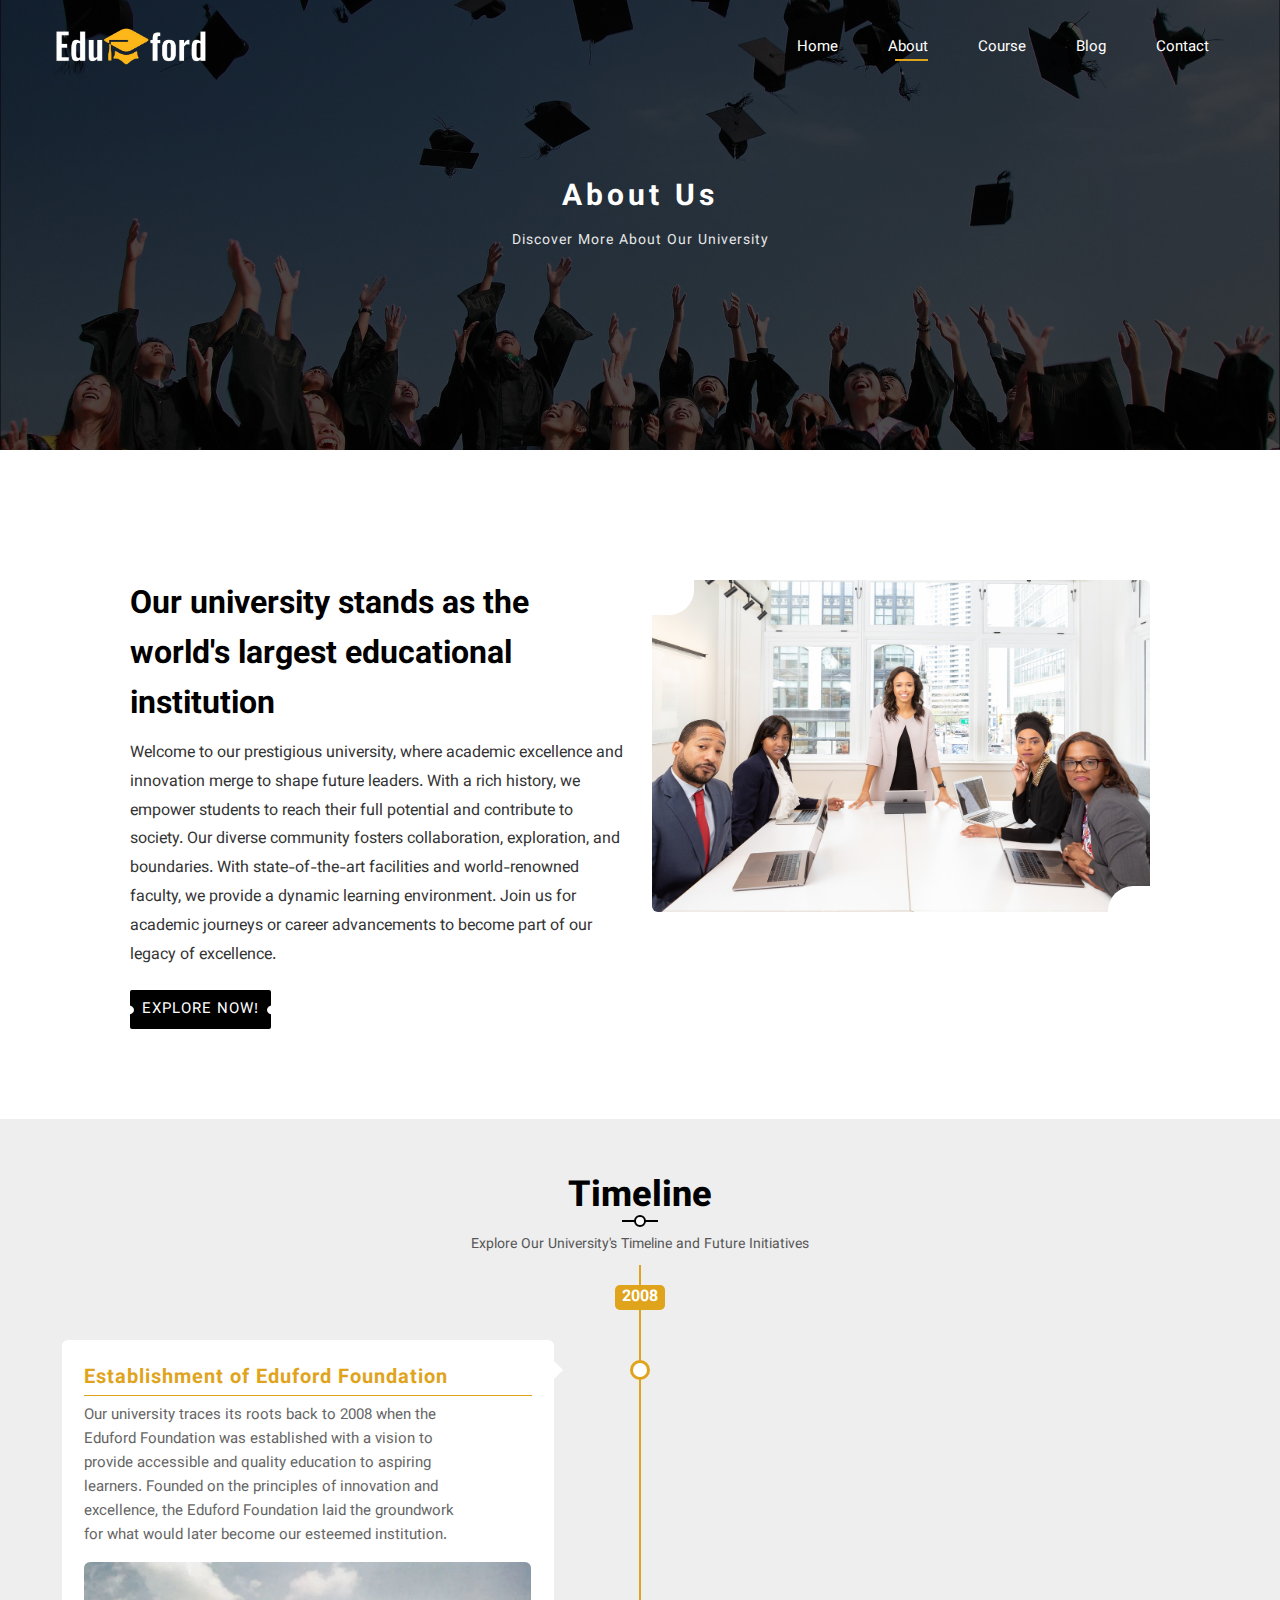
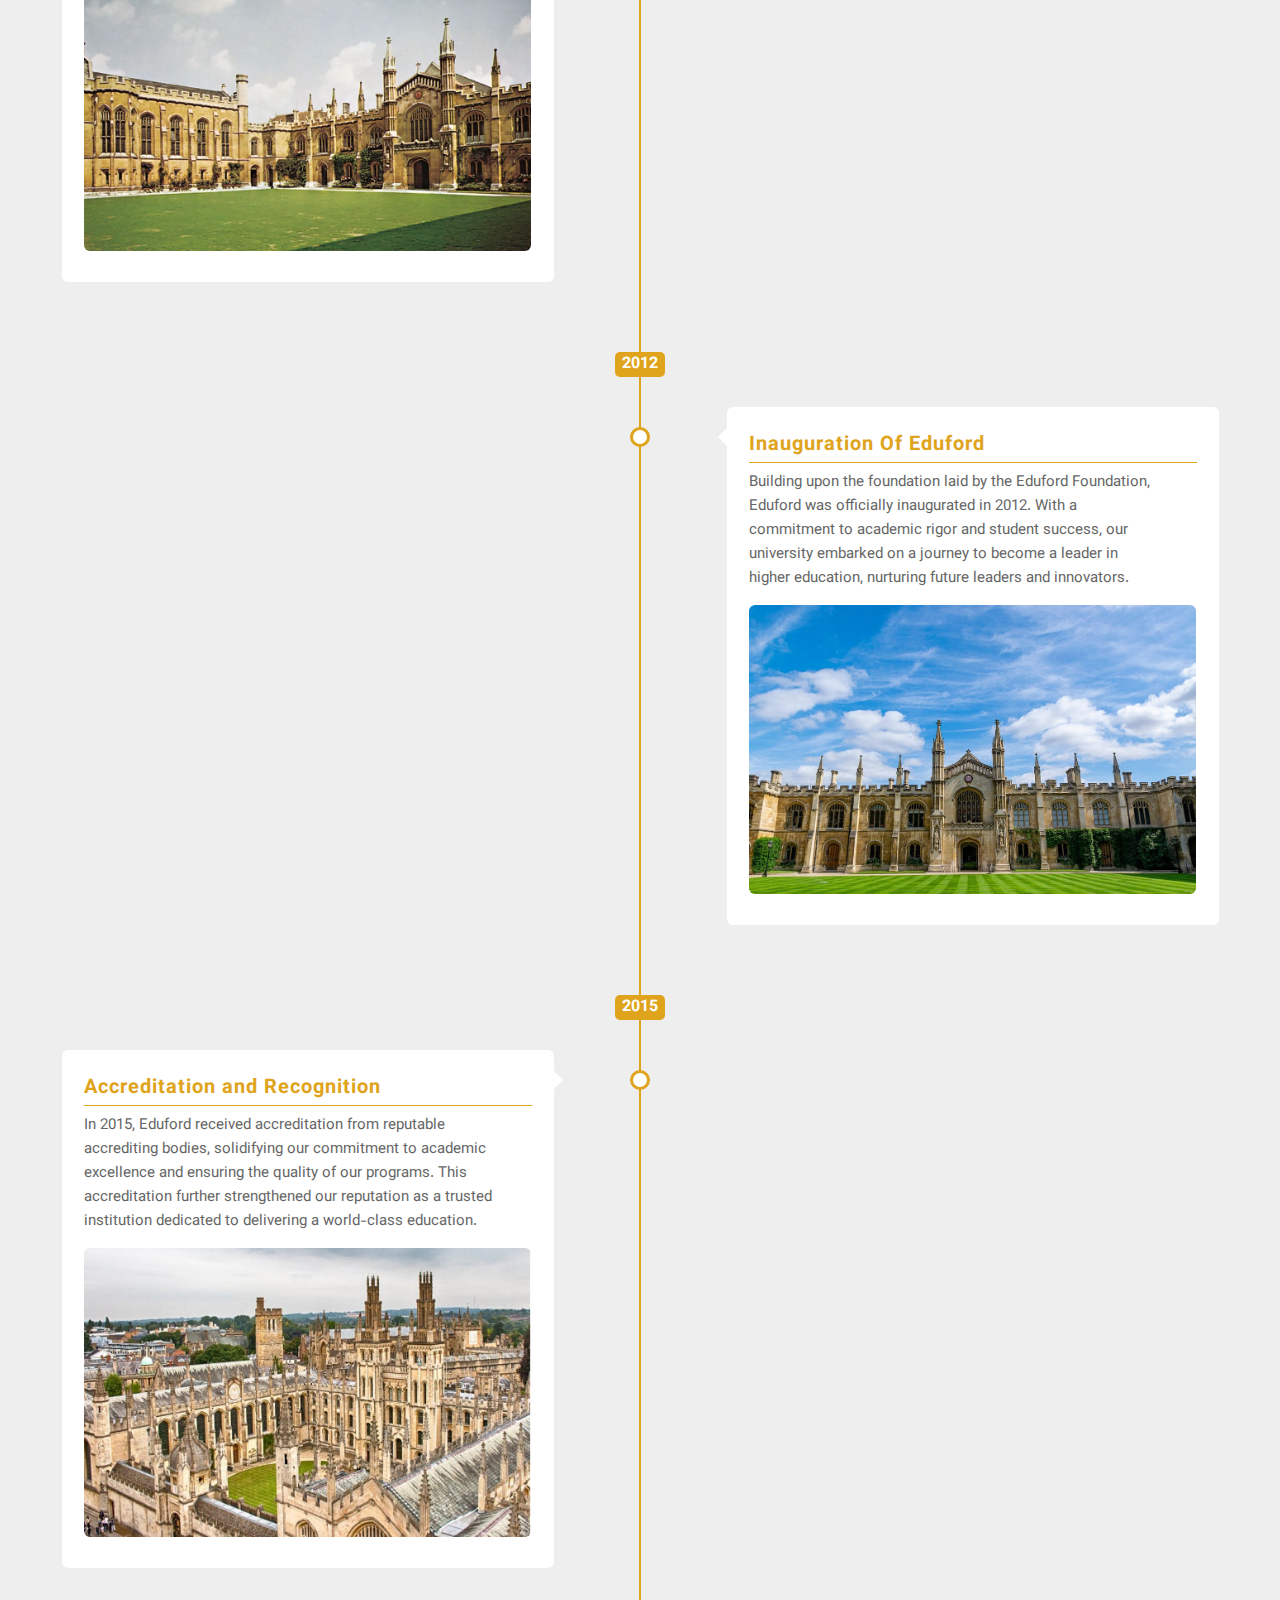
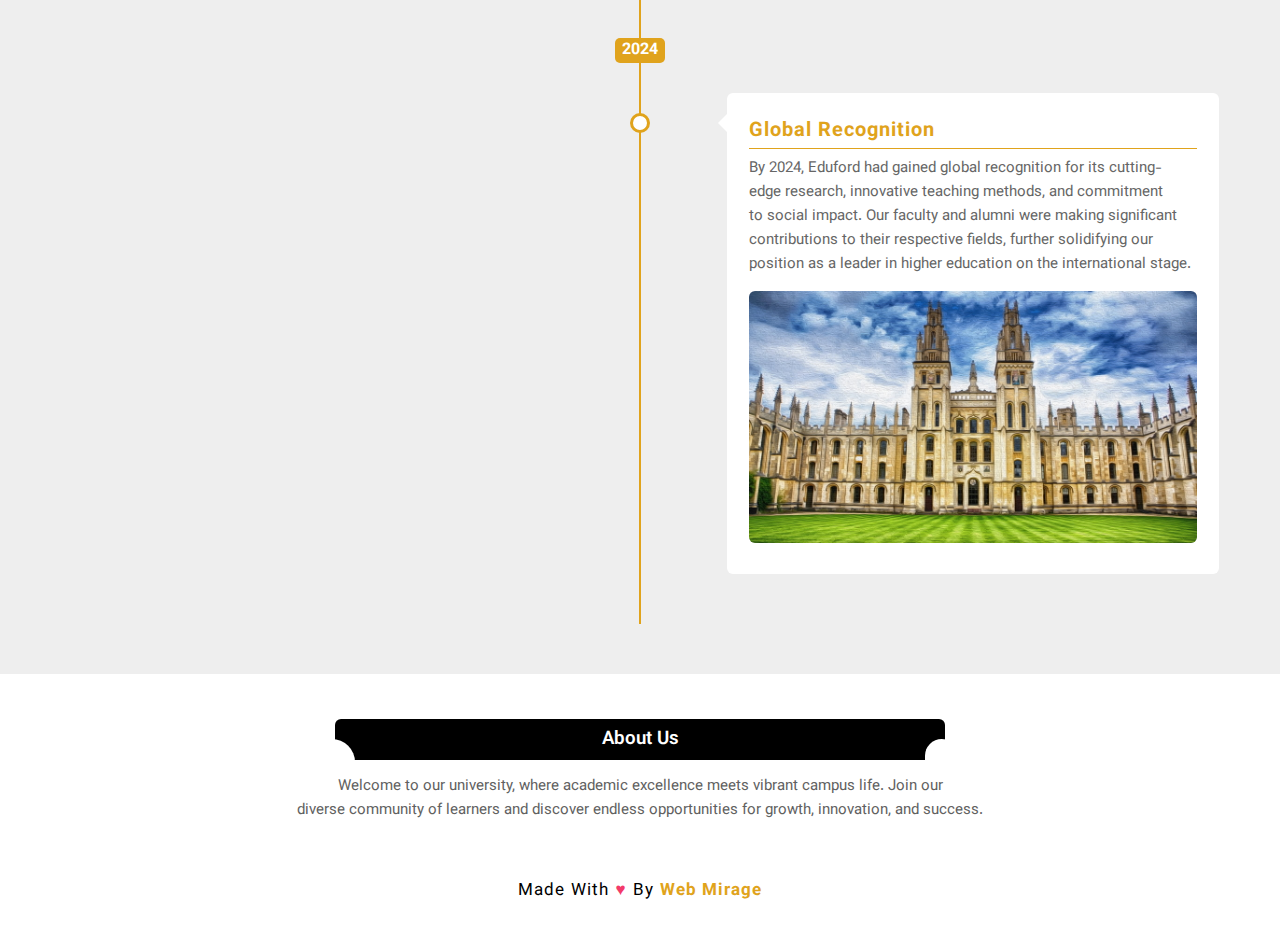
<file: about.html>
<!DOCTYPE html>
<html lang="en">
  <head>
    <meta charset="UTF-8" />
    <meta name="viewport" content="width=device-width, initial-scale=1.0" />
    <meta
      name="description"
      content="Learn about our university's rich history, commitment to academic excellence, and dedication to empowering students to succeed in a diverse and inclusive learning environment."
    />
    <!-- Icon -->
    <link rel="icon" type="image/x-icon" href="./img/iconlogo.png" />
    <!-- Link Style -->
    <link rel="stylesheet" href="style.css" />

    <!-- Link Font Awesome -->
    <link
      rel="stylesheet"
      href="https://cdnjs.cloudflare.com/ajax/libs/font-awesome/6.5.1/css/all.min.css"
      integrity="sha512-DTOQO9RWCH3ppGqcWaEA1BIZOC6xxalwEsw9c2QQeAIftl+Vegovlnee1c9QX4TctnWMn13TZye+giMm8e2LwA=="
      crossorigin="anonymous"
      referrerpolicy="no-referrer"
    />
    <!-- Link Google fonts -->
    <link rel="preconnect" href="https://fonts.googleapis.com" />
    <link rel="preconnect" href="https://fonts.gstatic.com" crossorigin />
    <link
      href="https://fonts.googleapis.com/css2?family=Vazirmatn:wght@100..900&display=swap"
      rel="stylesheet"
    />
    <title>About Us || Eduford</title>
  </head>
  <body>
    <!-- Start Header -->
    <section class="sub-header">
      <nav>
        <a href="index.html" name="logo"><img src="./img/logo.png" alt="logo" /></a>
        <div class="nav-links">
          <i class="fa-solid fa-circle-xmark icon"></i>
          <ul>
            <li>
              <a name="home" href="index.html"
                ><i class="fa-solid fa-chevron-up"></i> Home</a
              >
            </li>
            <li class="active">
              <a name="about" href="about.html"
                ><i class="fa-solid fa-chevron-up"></i> About</a
              >
            </li>
            <li>
              <a name="course" href="course.html"
                ><i class="fa-solid fa-chevron-up"></i> Course</a
              >
            </li>
            <li>
              <a name="blog" href="blog.html"
                ><i class="fa-solid fa-chevron-up"></i> Blog</a
              >
            </li>
            <li>
              <a name="contact" href="contact.html"
                ><i class="fa-solid fa-chevron-up"></i> Contact</a
              >
            </li>
          </ul>
        </div>
        <i class="fa-solid fa-bars icon"></i>
      </nav>
      <h1>About Us</h1>
      <p class="disc">Discover More About Our University</p>
    </section>
    <!-- End Header -->

    <!-- About us content -->
    <div class="about">
      <div class="row">
        <div class="col">
          <h1>
            Our university stands as the world's largest educational institution
          </h1>
          <p>
            Welcome to our prestigious university, where academic excellence and
            innovation merge to shape future leaders. With a rich history, we
            empower students to reach their full potential and contribute to
            society. Our diverse community fosters collaboration, exploration,
            and boundaries. With state-of-the-art facilities and world-renowned
            faculty, we provide a dynamic learning environment. Join us for
            academic journeys or career advancements to become part of our
            legacy of excellence.
          </p>
          <a href="index.html" class="btn">EXPLORE NOW!</a>
        </div>
        <div class="col">
          <div class="img"><img src="./img/about.jpg" alt="" /></div>
        </div>
      </div>
    </div>
    <!-- End us content -->
    <!-- Start timeline -->
    <div class="timeline">
      <h1 class="heading">Timeline</h1>
      <p class="disc">
        Explore Our University's Timeline and Future Initiatives
      </p>
      <div class="timeline-content">
        <div class="year">2008</div>
        <div class="left">
          <div class="content">
            <h3>Establishment of Eduford Foundation</h3>
            <p>
              Our university traces its roots back to 2008 when the Eduford
              Foundation was established with a vision to provide accessible and
              quality education to aspiring learners. Founded on the principles
              of innovation and excellence, the Eduford Foundation laid the
              groundwork for what would later become our esteemed institution.
            </p>
            <img src="./img/timeline1.webp" alt="" />
          </div>
        </div>
        <div class="clearfix"></div>
        <div class="year">2012</div>

        <div class="right">
          <div class="content">
            <h3>Inauguration Of Eduford</h3>
            <p>
              Building upon the foundation laid by the Eduford Foundation,
              Eduford was officially inaugurated in 2012. With a commitment to
              academic rigor and student success, our university embarked on a
              journey to become a leader in higher education, nurturing future
              leaders and innovators.
            </p>
            <img src="./img/timeline2.jpg" alt="" />
          </div>
        </div>
        <div class="clearfix"></div>
        <div class="year">2015</div>
        <div class="left">
          <div class="content">
            <h3>Accreditation and Recognition</h3>
            <p>
              In 2015, Eduford received accreditation from reputable accrediting
              bodies, solidifying our commitment to academic excellence and
              ensuring the quality of our programs. This accreditation further
              strengthened our reputation as a trusted institution dedicated to
              delivering a world-class education.
            </p>
            <img src="./img/timeline3.jpg" alt="" />
          </div>
        </div>
        <div class="clearfix"></div>
        <div class="year">2024</div>
        <div class="right">
          <div class="content">
            <h3>Global Recognition</h3>
            <p>
              By 2024, Eduford had gained global recognition for its
              cutting-edge research, innovative teaching methods, and commitment
              to social impact. Our faculty and alumni were making significant
              contributions to their respective fields, further solidifying our
              position as a leader in higher education on the international
              stage.
            </p>
            <img src="./img/banner.jpg" alt="" />
          </div>
        </div>
      </div>
    </div>
    <!-- End timeline -->
    <!-- Start Footer -->
    <section class="footer">
      <h3>About Us</h3>
      <p>
        Welcome to our university, where academic excellence meets vibrant
        campus life. Join our <br />
        diverse community of learners and discover endless opportunities for
        growth, innovation, and success.
      </p>
      <div class="icons">
        <i class="fa-brands fa-facebook"></i>
        <i class="fa-brands fa-instagram"></i>
        <i class="fa-brands fa-linkedin"></i>
        <i class="fa-brands fa-x"></i>
      </div>
      <div class="end">
        Made With <span>&hearts;</span> By <span>Web Mirage</span>
      </div>
    </section>
    <div class="up"><i class="fa-solid fa-arrow-up"></i></div>
    <!-- End Footer -->
    <script src="script.js"></script>
  </body>
</html>
</file>
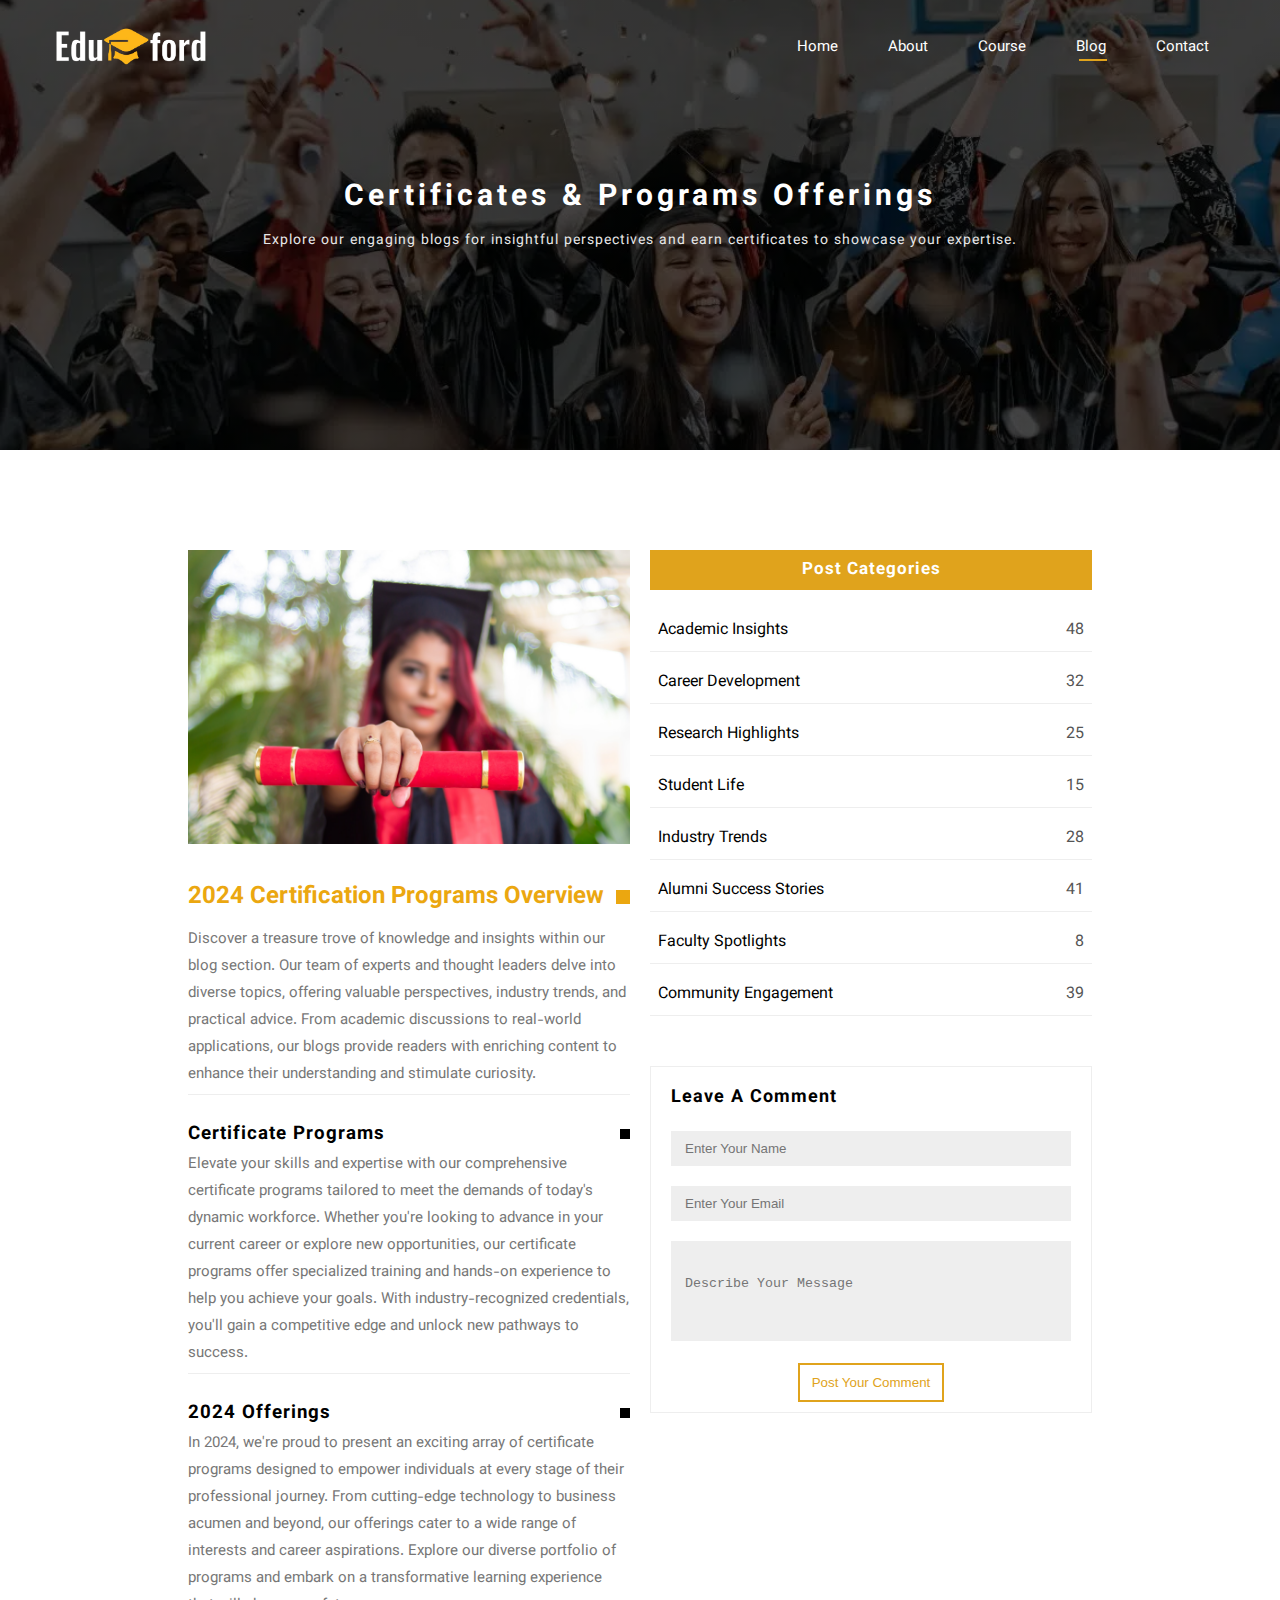
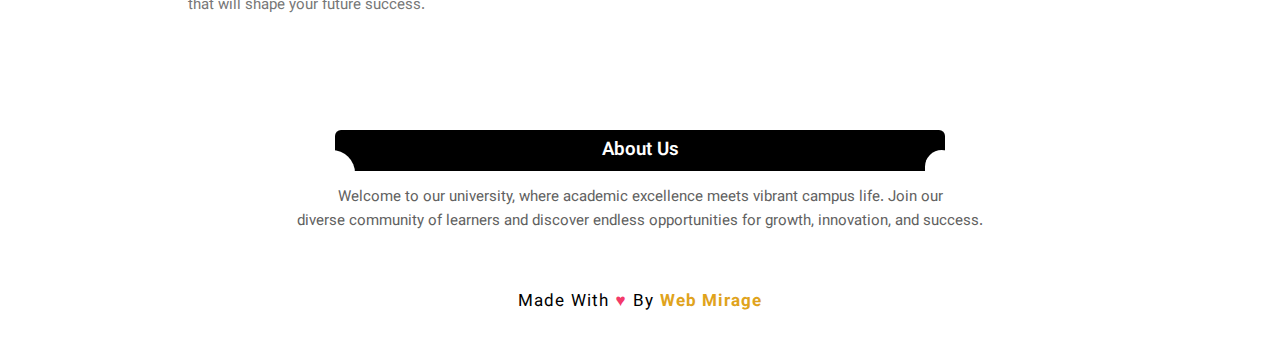
<file: blog.html>
<!DOCTYPE html>
<html lang="en">
  <head>
    <meta charset="UTF-8" />
    <meta name="viewport" content="width=device-width, initial-scale=1.0" />
    <meta
      name="description"
      content="Gain valuable insights and stay informed with our engaging blog content covering a wide range of topics, from industry trends to academic discussions."
    />

    <!-- Icon -->
    <link rel="icon" type="image/x-icon" href="./img/iconlogo.png" />
    <!-- Link Style -->
    <link rel="stylesheet" href="style.css" />

    <!-- Link Font Awesome -->
    <link
      rel="stylesheet"
      href="https://cdnjs.cloudflare.com/ajax/libs/font-awesome/6.5.1/css/all.min.css"
      integrity="sha512-DTOQO9RWCH3ppGqcWaEA1BIZOC6xxalwEsw9c2QQeAIftl+Vegovlnee1c9QX4TctnWMn13TZye+giMm8e2LwA=="
      crossorigin="anonymous"
      referrerpolicy="no-referrer"
    />
    <!-- Link Google fonts -->
    <link rel="preconnect" href="https://fonts.googleapis.com" />
    <link rel="preconnect" href="https://fonts.gstatic.com" crossorigin />
    <link
      href="https://fonts.googleapis.com/css2?family=Vazirmatn:wght@100..900&display=swap"
      rel="stylesheet"
    />
    <title>Blog || Eduford</title>
  </head>
  <body>
    <!-- Start Header -->
    <section class="sub-header blogs">
      <nav>
        <a href="index.html" name="logo"><img src="./img/logo.png" alt="logo" /></a>
        <div class="nav-links">
          <i class="fa-solid fa-circle-xmark icon"></i>
          <ul>
            <li>
              <a name="home" href="index.html"
                ><i class="fa-solid fa-chevron-up"></i> Home</a
              >
            </li>
            <li>
              <a name="about" href="about.html"
                ><i class="fa-solid fa-chevron-up"></i> About</a
              >
            </li>
            <li>
              <a name="course" href="course.html"
                ><i class="fa-solid fa-chevron-up"></i> Course</a
              >
            </li>
            <li class="active">
              <a name="blog" href="blog.html"
                ><i class="fa-solid fa-chevron-up"></i> Blog</a
              >
            </li>
            <li>
              <a name="contact" href="contact.html"
                ><i class="fa-solid fa-chevron-up"></i> Contact</a
              >
            </li>
          </ul>
        </div>
        <i class="fa-solid fa-bars icon"></i>
      </nav>
      <h1>Certificates & Programs Offerings</h1>
      <p class="disc">
        Explore our engaging blogs for insightful perspectives and earn
        certificates to showcase your expertise.
      </p>
    </section>
    <!-- End Header -->

    <!-- Start Blog -->
    <section class="blog">
      <div class="row">
        <div class="left">
          <img src="./img/certificate.jpg" alt="" />
          <h2>2024 Certification Programs Overview</h2>
          <p>
            Discover a treasure trove of knowledge and insights within our blog
            section. Our team of experts and thought leaders delve into diverse
            topics, offering valuable perspectives, industry trends, and
            practical advice. From academic discussions to real-world
            applications, our blogs provide readers with enriching content to
            enhance their understanding and stimulate curiosity.
          </p>
          <br />
          <h3>Certificate Programs</h3>
          <p>
            Elevate your skills and expertise with our comprehensive certificate
            programs tailored to meet the demands of today's dynamic workforce.
            Whether you're looking to advance in your current career or explore
            new opportunities, our certificate programs offer specialized
            training and hands-on experience to help you achieve your goals.
            With industry-recognized credentials, you'll gain a competitive edge
            and unlock new pathways to success.
          </p>
          <br />
          <h3>2024 Offerings</h3>
          <p>
            In 2024, we're proud to present an exciting array of certificate
            programs designed to empower individuals at every stage of their
            professional journey. From cutting-edge technology to business
            acumen and beyond, our offerings cater to a wide range of interests
            and career aspirations. Explore our diverse portfolio of programs
            and embark on a transformative learning experience that will shape
            your future success.
          </p>
        </div>
        <div class="right">
          <h3>Post Categories</h3>
          <div>
            <span>Academic Insights</span>
            <span>48</span>
          </div>
          <div>
            <span>Career Development</span>
            <span>32</span>
          </div>
          <div>
            <span>Research Highlights</span>
            <span>25</span>
          </div>
          <div>
            <span>Student Life</span>
            <span>15</span>
          </div>
          <div>
            <span>Industry Trends</span>
            <span>28</span>
          </div>
          <div>
            <span>Alumni Success Stories</span>
            <span>41</span>
          </div>
          <div>
            <span>Faculty Spotlights</span>
            <span>8</span>
          </div>
          <div>
            <span>Community Engagement</span>
            <span>39</span>
          </div>
          <div class="comment-box">
            <h3>Leave A Comment</h3>
            <form>
              <input type="text" placeholder="Enter Your Name" required />
              <input type="email" placeholder="Enter Your Email" required />
              <textarea placeholder="Describe Your Message"></textarea>
              <button class="Submit">Post Your Comment</button>
            </form>
          </div>
        </div>
      </div>
    </section>
    <!-- EndBlog -->

    <!-- Start Footer -->
    <section class="footer">
      <h3>About Us</h3>
      <p>
        Welcome to our university, where academic excellence meets vibrant
        campus life. Join our <br />
        diverse community of learners and discover endless opportunities for
        growth, innovation, and success.
      </p>
      <div class="icons">
        <i class="fa-brands fa-facebook"></i>
        <i class="fa-brands fa-instagram"></i>
        <i class="fa-brands fa-linkedin"></i>
        <i class="fa-brands fa-x"></i>
      </div>
      <div class="end">
        Made With <span>&hearts;</span> By <span>Web Mirage</span>
      </div>
    </section>
    <div class="up"><i class="fa-solid fa-arrow-up"></i></div>
    <!-- End Footer -->
    <script src="script.js"></script>
  </body>
</html>
</file>
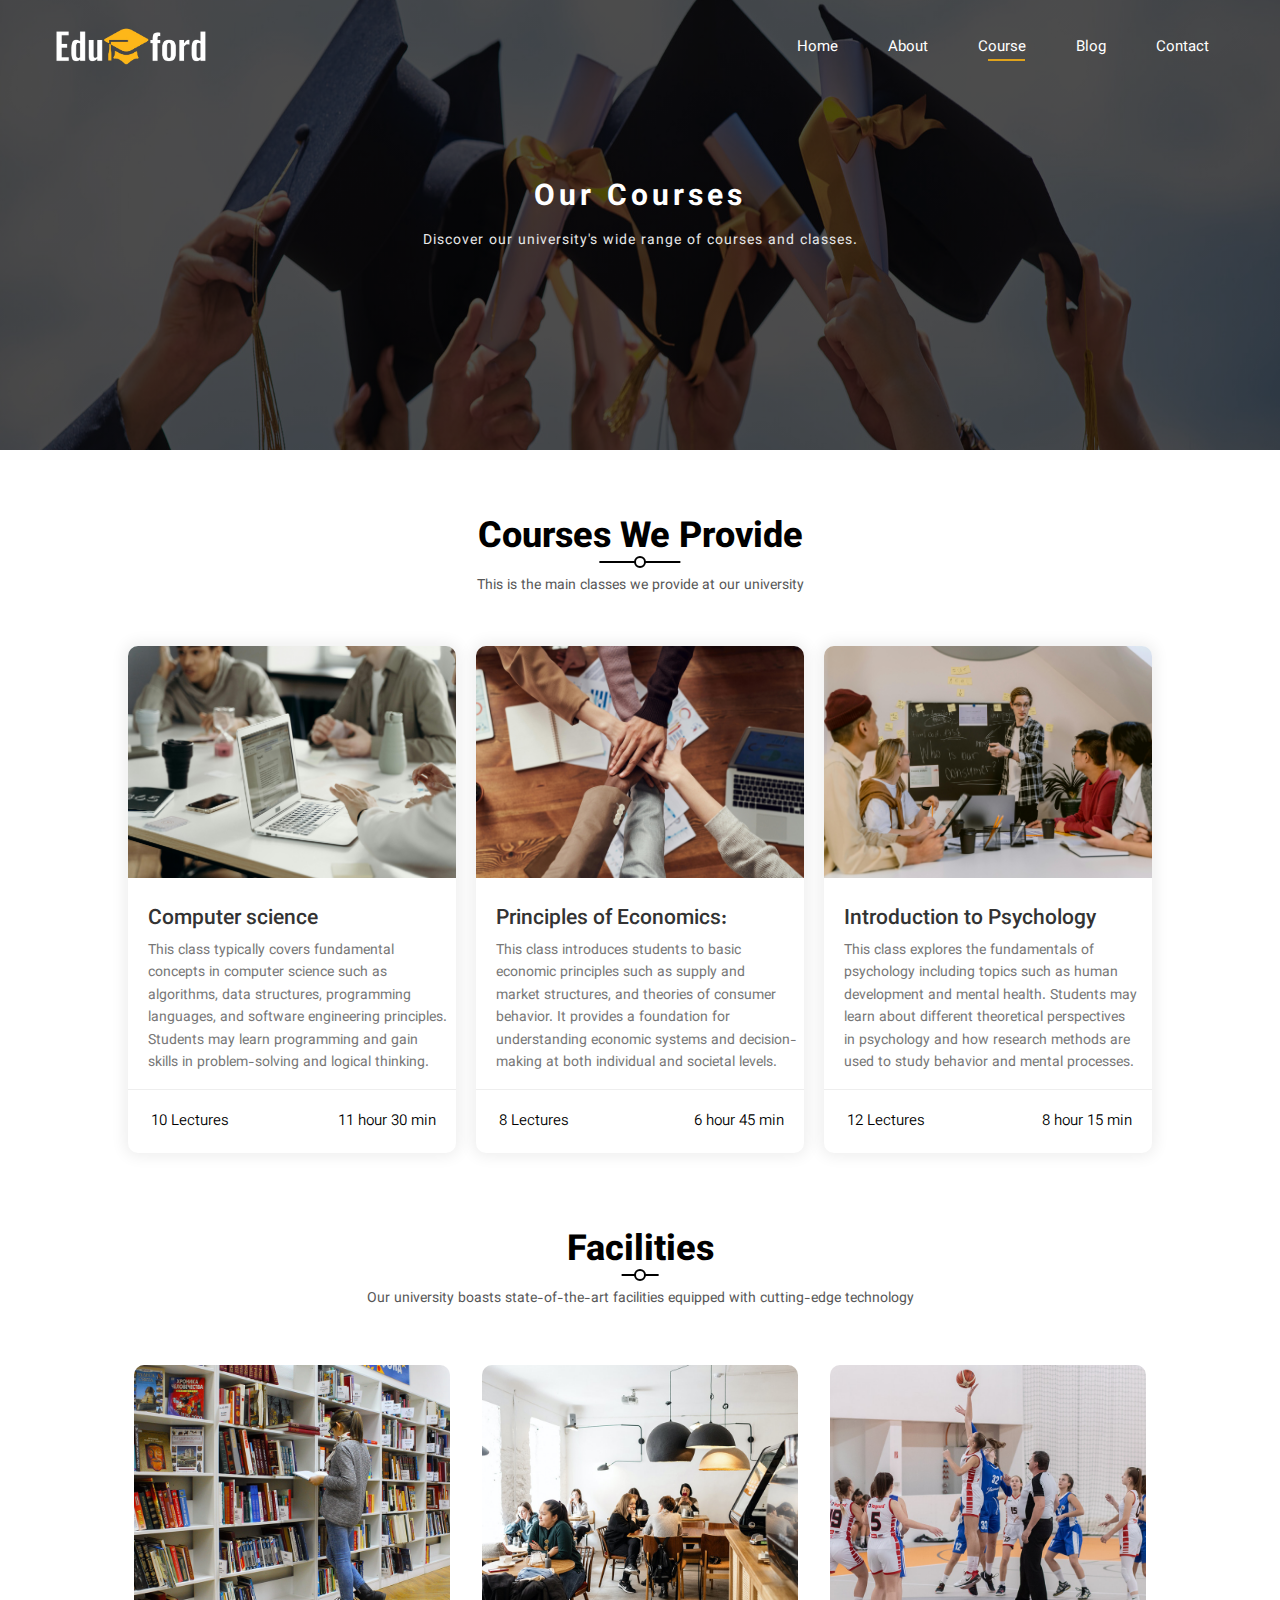
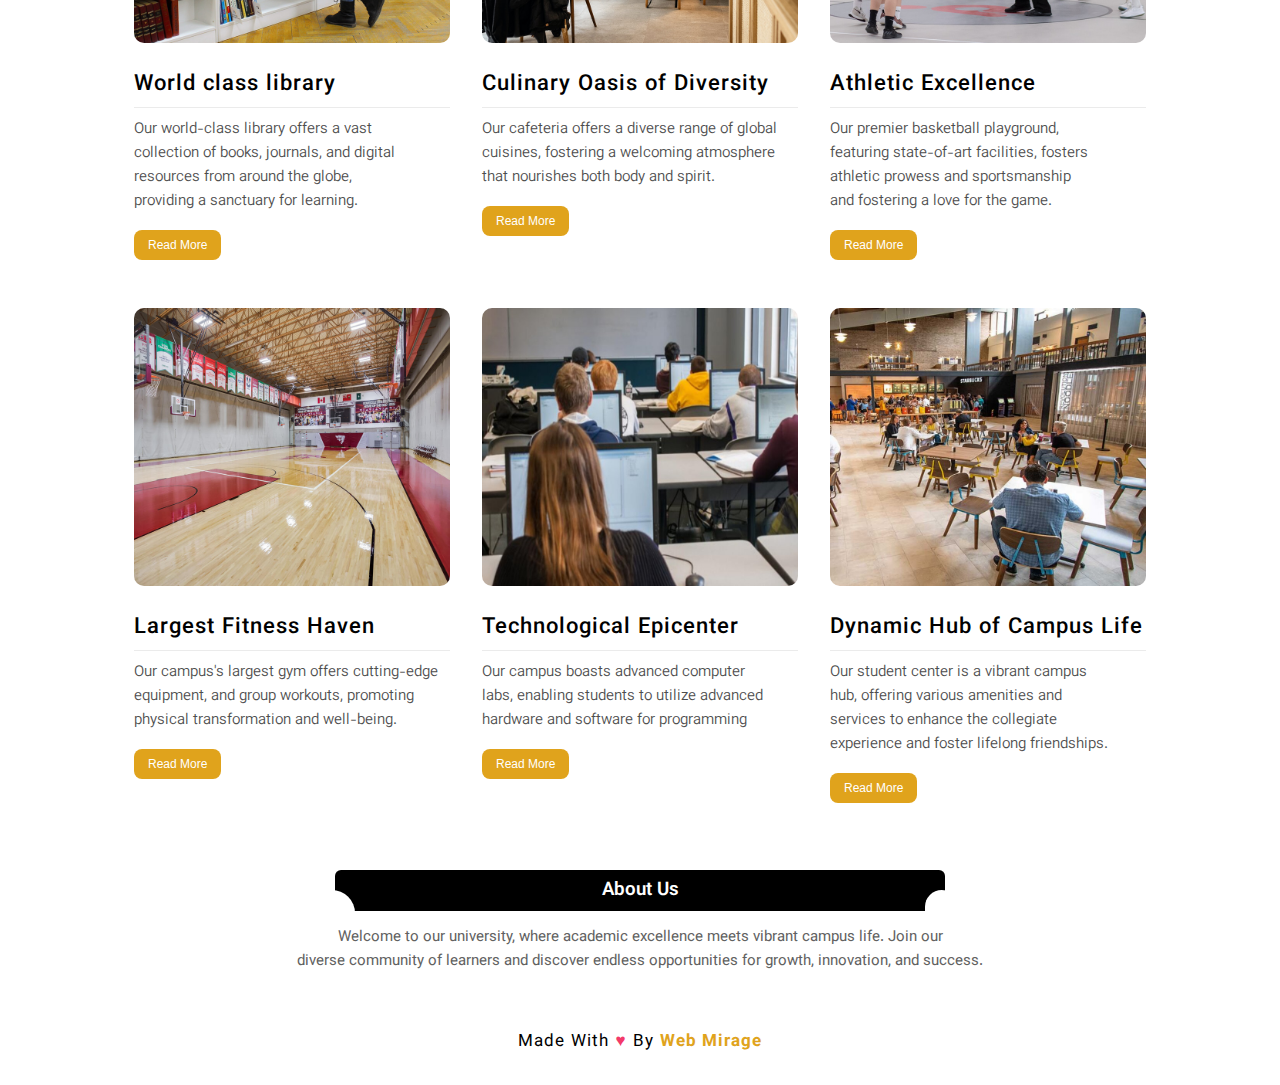
<file: course.html>
<!DOCTYPE html>
<html lang="en">
  <head>
    <meta charset="UTF-8" />
    <meta name="viewport" content="width=device-width, initial-scale=1.0" />
    <meta
      name="description"
      content="Discover diverse and dynamic courses designed to ignite your passion for learning and prepare you for success in your chosen field."
    />

    <!-- Icon -->
    <link rel="icon" type="image/x-icon" href="./img/iconlogo.png" />
    <!-- Link Style -->
    <link rel="stylesheet" href="style.css" />

    <!-- Link Font Awesome -->
    <link
      rel="stylesheet"
      href="https://cdnjs.cloudflare.com/ajax/libs/font-awesome/6.5.1/css/all.min.css"
      integrity="sha512-DTOQO9RWCH3ppGqcWaEA1BIZOC6xxalwEsw9c2QQeAIftl+Vegovlnee1c9QX4TctnWMn13TZye+giMm8e2LwA=="
      crossorigin="anonymous"
      referrerpolicy="no-referrer"
    />
    <!-- Link Google fonts -->
    <link rel="preconnect" href="https://fonts.googleapis.com" />
    <link rel="preconnect" href="https://fonts.gstatic.com" crossorigin />
    <link
      href="https://fonts.googleapis.com/css2?family=Vazirmatn:wght@100..900&display=swap"
      rel="stylesheet"
    />
    <title>Courses || Eduford</title>
  </head>
  <body>
    <!-- Start Header -->
    <section class="sub-header course">
      <nav>
        <a href="index.html" name="logo"><img src="./img/logo.png" alt="logo" /></a>
        <div class="nav-links">
          <i class="fa-solid fa-circle-xmark icon"></i>
          <ul>
            <li>
              <a name="home" href="index.html"
                ><i class="fa-solid fa-chevron-up"></i> Home</a
              >
            </li>
            <li>
              <a name="about" href="about.html"
                ><i class="fa-solid fa-chevron-up"></i> About</a
              >
            </li>
            <li class="active">
              <a name="course" href="course.html"
                ><i class="fa-solid fa-chevron-up"></i> Course</a
              >
            </li>
            <li>
              <a name="blog" href="blog.html"
                ><i class="fa-solid fa-chevron-up"></i> Blog</a
              >
            </li>
            <li>
              <a name="contact" href="contact.html"
                ><i class="fa-solid fa-chevron-up"></i> Contact</a
              >
            </li>
          </ul>
        </div>
        <i class="fa-solid fa-bars icon"></i>
      </nav>
      <h1>Our Courses</h1>
      <p class="disc">
        Discover our university's wide range of courses and classes.
      </p>
    </section>
    <!-- Start Course -->
    <section class="course">
      <h1 class="heading">Courses We Provide</h1>
      <p class="disc">This is the main classes we provide at our university</p>
      <div class="row">
        <div class="course-card">
          <img src="./img/team3.jpg" alt="" />
          <div class="text-box">
            <h3>Computer science</h3>
            <p>
              This class typically covers fundamental concepts in computer
              science such as algorithms, data structures, programming
              languages, and software engineering principles. Students may learn
              programming and gain skills in problem-solving and logical
              thinking.
            </p>
          </div>
          <div class="info-box">
            <span><i class="fa-solid fa-layer-group"></i> 10 Lectures</span>
            <span><i class="fa-solid fa-clock"></i> 11 hour 30 min</span>
          </div>
        </div>
        <div class="course-card">
          <img src="./img/team2.jpg" alt="" />
          <div class="text-box">
            <h3>Principles of Economics:</h3>
            <p>
              This class introduces students to basic economic principles such
              as supply and market structures, and theories of consumer
              behavior. It provides a foundation for understanding economic
              systems and decision-making at both individual and societal
              levels.
            </p>
          </div>
          <div class="info-box">
            <span><i class="fa-solid fa-layer-group"></i> 8 Lectures</span>
            <span><i class="fa-solid fa-clock"></i> 6 hour 45 min</span>
          </div>
        </div>
        <div class="course-card">
          <img src="./img/team1.jpg" alt="" />
          <div class="text-box">
            <div class="special">
              <h3>Introduction to Psychology</h3>
            </div>
            <p>
              This class explores the fundamentals of psychology including
              topics such as human development and mental health. Students may
              learn about different theoretical perspectives in psychology and
              how research methods are used to study behavior and mental
              processes.
            </p>
          </div>
          <div class="info-box">
            <span><i class="fa-solid fa-layer-group"></i> 12 Lectures</span>
            <span><i class="fa-solid fa-clock"></i> 8 hour 15 min</span>
          </div>
        </div>
      </div>
    </section>
    <!-- End Course -->
    <!-- Start Facilities -->
    <div class="facilities">
      <h1 class="heading">Facilities</h1>
      <p class="disc">
        Our university boasts state-of-the-art facilities equipped with
        cutting-edge technology
      </p>
      <div class="row">
        <div class="faci-col">
          <img src="./img/library.png" alt="" />
          <h3>World class library</h3>
          <p>
            Our world-class library offers a vast collection of books, journals,
            and digital resources from around the globe, providing a sanctuary
            for learning.
          </p>
          <button>Read More</button>
        </div>
        <div class="faci-col">
          <img src="./img/cafeteria.png" alt="" />
          <h3>Culinary Oasis of Diversity</h3>
          <p>
            Our cafeteria offers a diverse range of global cuisines, fostering a
            welcoming atmosphere that nourishes both body and spirit.
          </p>
          <button>Read More</button>
        </div>
        <div class="faci-col">
          <img src="./img/basketball.png" alt="" />
          <h3>Athletic Excellence</h3>
          <p>
            Our premier basketball playground, featuring state-of-art
            facilities, fosters athletic prowess and sportsmanship and fostering
            a love for the game.
          </p>
          <button>Read More</button>
        </div>
        <div class="faci-col">
          <img src="./img/gymnasium.jpg" alt="" />
          <h3>Largest Fitness Haven</h3>
          <p>
            Our campus's largest gym offers cutting-edge equipment, and group
            workouts, promoting physical transformation and well-being.
          </p>
          <button>Read More</button>
        </div>
        <div class="faci-col">
          <img src="./img/computer.jpg" alt="" />
          <h3>Technological Epicenter</h3>
          <p>
            Our campus boasts advanced computer labs, enabling students to
            utilize advanced hardware and software for programming
          </p>
          <button>Read More</button>
        </div>
        <div class="faci-col">
          <img src="./img/student.jpg" alt="" />
          <h3>Dynamic Hub of Campus Life</h3>
          <p>
            Our student center is a vibrant campus hub, offering various
            amenities and services to enhance the collegiate experience and
            foster lifelong friendships.
          </p>
          <button>Read More</button>
        </div>
      </div>
    </div>
    <!-- ENd Facilities -->
    <!-- End Header -->

    <!-- Start Footer -->
    <section class="footer">
      <h3>About Us</h3>
      <p>
        Welcome to our university, where academic excellence meets vibrant
        campus life. Join our <br />
        diverse community of learners and discover endless opportunities for
        growth, innovation, and success.
      </p>
      <div class="icons">
        <i class="fa-brands fa-facebook"></i>
        <i class="fa-brands fa-instagram"></i>
        <i class="fa-brands fa-linkedin"></i>
        <i class="fa-brands fa-x"></i>
      </div>
      <div class="end">
        Made With <span>&hearts;</span> By <span>Web Mirage</span>
      </div>
    </section>
    <div class="up"><i class="fa-solid fa-arrow-up"></i></div>
    <!-- End Footer -->
    <script src="script.js"></script>
  </body>
</html>
</file>
<file: style.css>
html{--main-color:#e0a31c}
*{margin:0;padding:0;box-sizing:border-box}
html{scroll-behavior:smooth}
body{font-family:"Vazirmatn"}
ul{list-style:none}
a{text-decoration:none}
.main-btn{display:inline-block;color:#fff;background-color:transparent;border:1px solid #fff;padding:10px 18px;position:relative;border-radius:12px;font-weight:500;letter-spacing:1px;cursor:pointer;transition:.7s;margin-top:12px}
.main-btn::before,.main-btn::after{transition:.7s;content:"";position:absolute;background-color:#fff;width:10%;height:2px;top:50%;transform:translateY(-50%)}
.main-btn::before{left:-12px}
.main-btn::after{right:-12px}
.main-btn:hover{background-color:var(--main-color);border:1px solid var(--main-color)}
.main-btn:hover::before{background-color:var(--main-color);left:-22px;z-index:-1}
.main-btn:hover::after{background-color:var(--main-color);right:-22px;z-index:-1}
h1.heading{transition:.4s ease-in-out;cursor:pointer;font-size:36px;font-weight:800;position:relative;width:fit-content;margin:auto}
h1.heading::before{content:"";position:absolute;left:50%;bottom:3px;width:25%;height:2px;transform:translateX(-50%);background-color:#000;transition:.4s ease-in-out}
h1.heading::after{content:"";position:absolute;width:8px;height:8px;background-color:#fff;border:2px solid #000;border-radius:50%;left:50%;bottom:-1.5px;transform:translateX(-50%);transition:.4s ease-in-out}
h1.heading:hover{letter-spacing:1px}
h1.heading:hover::before{width:50%}
h1.heading:hover::after{background-color:#000}
p.disc{padding:9px;color:#575757;font-size:14px;font-weight:400;text-align:center}
.header{min-height:100vh;width:100%;background-image:linear-gradient(rgba(4,9,30,.7),rgba(4,9,30,.7)),url(img/banner.jpg);background-size:cover;background-repeat:no-repeat;background-position:center;position:relative}
nav{display:flex;padding:2% 4%;justify-content:space-between;align-items:center}
nav a{display:flex}
nav a img{width:165px;height:39.9px;transition:.6s}
nav a img:hover{transform:scale(1.1)}
nav .nav-links{flex:1;text-align:end}
nav .nav-links ul li{display:inline-block;padding:10px;margin:0 10px;position:relative;transition:.4s}
nav .nav-links ul li:hover i{animation:upDown .6s ease-in-out infinite}
nav .nav-links ul li::after{content:"";position:absolute;width:0;height:2px;background-color:var(--main-color);left:35%;transition:.4s ease}
nav .nav-links ul li:hover::after{width:50%}
nav .nav-links ul li.active::after{width:50%}
nav .nav-links ul li a{color:#fff;font-size:15px;display:flex;align-items:center}
nav .nav-links ul li a i{font-size:11px;margin:3px 6px 0 0}
nav i.icon{display:none}
@media (max-width: 768px) {
nav{overflow:hidden}
nav a{max-width:100%;overflow:hidden}
nav a img{max-width:100%;overflow:hidden}
}
.main-text{width:90%;color:#fff;position:absolute;top:50%;left:50%;transform:translate(-50%,-50%);text-align:center}
.main-text h1{font-size:55px;font-weight:700}
.main-text p{margin:4px auto;font-size:15px;width:60%;text-wrap:balance}
@media (max-width: 768px) {
.header{overflow:hidden}
nav{overflow:hidden}
nav .nav-links{position:absolute;background-color:var(--main-color);height:100vh;width:200px;top:0;right:-200px;text-align:left;z-index:2;transition:.5s ease-in-out}
nav .nav-links.active{right:0}
nav .nav-links ul{padding:8px 6px;border-top:2px solid #fff}
nav .nav-links ul li{display:block;margin:4px 8px}
nav i.icon{display:block;color:#fff;margin:12px;font-size:22px;cursor:pointer}
nav i.icon:not(:last-child){color:#df0c0c}
.main-text h1{font-size:28px}
.main-text p{width:100%}
}
.course{width:80%;margin:auto;text-align:center;padding-top:60px}
.course .course-card{box-shadow:0 0 15px 3px #ededed;position:relative;border-radius:10px;overflow:hidden;cursor:pointer;transition:.4s}
.course .course-card:hover{transform:scale(1.02)}
.course .course-card > img{max-width:100%;width:348.08px;height:232.05px}
.course .course-card .text-box{margin:15px 0 15px 20px;text-align:left}
.course .course-card .text-box h3{font-size:21px;font-weight:500;margin-bottom:5px;color:#333}
.course .course-card .text-box p{color:#777;font-size:14px;line-height:1.6;text-wrap:balance}
.course .course-card .info-box{border-top:1px solid #eee;padding:20px;display:flex;justify-content:space-between}
.course .course-card .info-box span{font-weight:300;font-size:15px}
.course .course-card .info-box span i{color:var(--main-color);margin-right:3px}
@media (max-width: 768px) {
.course{overflow:hidden}
.course h1{font-size:33px}
}
@keyframes upDown {
0%{transform:translateY(0)}
50%{transform:translateY(-5px)}
100%{transform:translateY(0)}
}
.campus{width:80%;margin:auto;text-align:center;padding-top:60px}
.campus .campus-col{cursor:pointer;border-radius:10px;position:relative;overflow:hidden;margin-bottom:5%;transition:.4s}
.campus .campus-col img{width:100%;display:block}
.campus .campus-col .layer{transition:.5s;background-color:transparent;height:100%;width:100%;position:absolute;top:0;left:0}
.campus .campus-col .layer h3{text-transform:uppercase;transition:.4s;position:absolute;width:100%;font-weight:500;color:#fff;font-size:26px;bottom:0;left:50%;transform:translateX(-50%);opacity:0}
.campus .campus-col .layer:hover{background-color: rgb(224 163 28 / 65%);}
.campus .campus-col .layer:hover h3{bottom:49%;opacity:1}
.row{padding-top:40px;display:grid;gap:20px;grid-template-columns:repeat(auto-fill,minmax(300px,1fr))}
.reviews{display:flex;flex-direction:column;justify-content:center;align-items:center;background-color:#eee;padding-top:70px}
.wrapper{max-width:1100px;width:100%;position:relative}
.wrapper i.arrow{z-index:3;top:50%;height:50px;width:50px;cursor:pointer;font-size:1.25rem;position:absolute;text-align:center;line-height:50px;background:#fff;border-radius:50%;box-shadow:0 3px 6px rgba(0,0,0,0.23);transform:translateY(-50%);transition:transform .1s linear}
.wrapper i.arrow:active{transform:translateY(-50%) scale(0.85)}
.wrapper i.arrow:first-child{left:-22px}
.wrapper i.arrow:last-child{right:-22px}
.wrapper .carousel{padding-bottom:20px;display:grid;grid-auto-flow:column;grid-auto-columns:calc((100% / 3) - 12px);overflow:auto;scroll-snap-type:x mandatory;gap:25px;border-radius:8px;scroll-behavior:smooth;scrollbar-width:none}
.wrapper .carousel::-webkit-scrollbar{display:none}
.wrapper .carousel.no-transition{scroll-behavior:auto}
.carousel.dragging{scroll-snap-type:none;scroll-behavior:auto}
.carousel.dragging .card{cursor:grab;user-select:none}
.carousel:where(.card,.img){display:flex;justify-content:center;align-items:center}
.carousel .card{scroll-snap-align:start;height:420px;list-style:none;background:#fff;cursor:pointer;display:flex;border-radius:6px;padding:4px 3px 10px;flex-direction:column;align-items:center;justify-content:center}
.carousel .card .img{background:#f2aa0b;width:100%;border-radius:10px 10px 0 10px;position:relative;display:flex;justify-content:center;padding:8px 0;margin:-6px 0}
.carousel .card .img::before,.carousel .card .img::after{content:"";position:absolute;width:40px;height:40px;bottom:-40px;right:0;background-color:#f2aa0b}
.carousel .card .img::after{border-radius:0 25px 0 0;background-color:#fff}
.card .img img{width:140px;height:140px;border-radius:50%;object-fit:cover;border:4px solid #fff;border:5px solid var(--main-color);outline:4px solid #fff}
.carousel .card h2{font-size:22px;margin:15px 0 5px;font-weight:600}
.carousel .card span{color:#6a6d78;font-size:14px;text-align:center;text-wrap:balance;padding-bottom:8px;margin-bottom:8px}
.carousel .card .buttons{display:flex;width:100%;justify-content:center;border-top:1px solid #eee;padding-top:10px}
.carousel .card .buttons button{cursor:pointer;padding:8px 15px;border:none;border-radius:6px;background-color:#f2ab0f;color:#fff;transition:.4s ease}
.carousel .card .buttons button:hover{padding:8px 30px;background-color:var(--main-color)}
.carousel .card .rate{margin-bottom:16px}
.carousel .card .rate i{margin:0 5px;color:#ffaa1f}
@media (max-width: 900px) {
.wrapper .carousel{grid-auto-columns:calc((100% / 2) - 9px)}
}
@media (max-width: 768px) {
.reviews{background-color:#eee}
.reviews .wrapper{width:80%}
.wrapper .carousel{grid-auto-columns:100%}
}
@media (min-width: 768px) and (max-width: 1160px) {
.reviews .wrapper{width:95%}
}
.facilities{width:80%;margin:auto;text-align:center;padding-top:70px}
.facilities .row .faci-col{padding:6px;cursor:pointer;text-align:left;margin-bottom:5%;transition:.4s ease;border-radius:10px}
.facilities .row .faci-col:hover{box-shadow:#e0dfdf 0 0 14px 1px}
.facilities .row .faci-col img{width:100%;border-radius:10px}
.facilities .row .faci-col p{padding:0;color:#4d4d4d;font-size:15px;text-wrap:balance;margin-bottom:10px;font-weight:300;line-height:1.6}
.facilities .row .faci-col h3{margin:10px 0;font-size:22px;font-weight:500;letter-spacing:1px;border-bottom:1px solid #ebebeb;padding:5px 0}
.facilities .row .faci-col button{margin-top:6px;cursor:pointer;border:none;padding:8px 14px;border-radius:8px;background-color:var(--main-color);color:#fff;font-size:12px}
@media (max-width: 768px) {
.facilities{overflow:hidden}
}
.instructor{width:80%;margin:auto;text-align:center;padding-top:70px;padding-bottom:40px}
.instructor .row{gap:20px}
.instructor .row .card{display:flex;background-color:#f3f3f3;border-radius:6px;overflow:hidden;height:80px;align-items:center}
.instructor .row .card img{width:80px;height:100%;object-fit:cover}
.instructor .row .card .text{display:flex;flex-direction:column;justify-content:center;margin-left:20px;text-align:start;flex:1}
.instructor .row .card .text h3{font-size:18px;letter-spacing:1px;color:#333;font-weight:600}
.instructor .row .card .text span:not(span.spec){color:#4d4d4d;font-size:14px;font-weight:300}
.instructor .row .card span.spec{font-weight:800;color:#000;font-size:15px}
.instructor .row .card span.price{cursor:pointer;margin-right:12px;font-size:12px;background-color:#e38e09;color:#fff;padding:2px 12px;border-radius:6px;position:relative;transition:.4s ease}
.instructor .row .card span.price::before{content:"";transition:.4s ease;position:absolute;border-width:11px;border-style:solid;border-color:transparent #e38e09 transparent transparent;left:-16px;top:1px}
.instructor .row .card span.price:hover::before{border-color:transparent var(--main-color) transparent transparent}
.instructor .row .card span.price:hover{background-color:var(--main-color)}
@media (max-width: 768px) {
.instructor{overflow:hidden}
.instructor .row .card .text h3{letter-spacing:0;font-size:17px}
.instructor .row .card .text span:not(span.spec){font-size:13px;margin-right:6px}
.instructor .row .card span.price{padding:2px 8px}
}
.cta{text-align:center;margin:100px auto;padding:100px 0;background-image:linear-gradient(rgba(0,0,0,.5),rgba(0,0,0,.5)),url(img/banner2.jpg);background-size:cover;background-repeat:no-repeat;background-position:center;width:100%}
.cta h1{color:#fff;margin-bottom:40px;font-size:33px;padding:0;letter-spacing:1px}
.cta a.btn{display:inline-block;color:#fff;background-color:transparent;border:1px solid #fff;padding:8px 22px;position:relative;border-radius:4px;font-weight:400;letter-spacing:3px;cursor:pointer;transition:.6s ease;margin-top:4px}
.cta a.btn::before,.cta a.btn::after{transition:.6s ease;content:"";position:absolute;border-radius:50%;width:10px;height:10px;border:1px solid #fff;top:50%;transform:translateY(-50%)}
.cta a.btn::before{left:-20px}
.cta a.btn::after{right:-20px}
.cta a.btn:hover:before,.cta a.btn:hover:after{background-color:#fff}
.cta a.btn:hover{background-color:#fff;color:#000}
@media (max-width: 768px) {
.cta h1{font-size:30px;letter-spacing:0}
}
.footer{width:100%;text-align:center;padding:30px}
.footer h3{cursor:pointer;position:relative;font-weight:600;background-color:#000;color:#fff;border-radius:6px;margin:15px auto;padding:6px 35px;width:50%}
.footer h3::before,.footer h3::after{content:"";position:absolute;right:0;bottom:-40px;height:40px;width:40px;border-radius:18px 25px 0 0;background-color:#fff;top:20px;z-index:2}
.footer h3::before{right:-20px}
.footer h3::after{left:-20px}
.footer p{text-wrap:balance;color:#616161;font-size:15px;line-height:1.6}
.footer .icons{margin:15px 0}
.footer .icons i{margin:0 12px;transition:.3s ease-in-out;cursor:pointer}
.footer .icons i:first-child:hover{color:#1877f2}
.footer .icons i:nth-child(2):hover{color:#e1306c}
.footer .icons i:nth-child(3):hover{color:#0a66c2}
.footer .icons i:last-child:hover{color:#657786}
.footer div.end{font-size:17px;margin-top:10px;letter-spacing:1px}
.footer div.end span:first-child{color:#f33a6a}
.footer div.end span:last-child{color:var(--main-color);font-weight:700}
.up{position:fixed;bottom:10px;right:-40px;background-color:var(--main-color);color:#fff;padding:10px 12px;font-size:15px;border-radius:6px;display:flex;align-items:center;justify-content:center;cursor:pointer;transition:.4s}
.up:hover{background-color:#f3b01a}
.up.show{right:10px}
.sub-header{position:relative;height:50vh;width:100%;background-image:linear-gradient(rgba(0,0,0,.7),rgba(0,0,0,.7)),url(img/background.jpg);background-size:cover;background-position:center;text-align:center;color:#fff}
.sub-header h1{font-size:30px;margin-top:80px;letter-spacing:4px}
.sub-header p{color:#e7e7e7;letter-spacing:1px}
@media (max-width: 768px) {
.sub-header{overflow:hidden}
.sub-header nav{overflow:hidden}
.sub-header nav .nav-links{position:absolute;background-color:var(--main-color);height:100vh;width:200px;top:0;right:-200px;text-align:left;z-index:2;transition:.5s ease-in-out}
.sub-header nav .nav-links.active{right:0}
.sub-header nav .nav-links ul{padding:8px 6px;border-top:2px solid #fff}
.sub-header nav .nav-links ul li{display:block;margin:4px 8px}
.sub-header nav i.icon{display:block;color:#fff;margin:12px;font-size:22px;cursor:pointer}
.sub-header nav i.icon:not(:last-child){color:#df0c0c}
.sub-header .text h1{font-size:28px}
.sub-header .text p{width:100%}
}
.about{width:80%;margin:auto;padding:60px 0}
.about .row{grid-template-columns:repeat(auto-fill,minmax(400px,1fr))}
.about .row .col{padding:30px 2px}
.about .row .col h1{padding:0;margin-bottom:8px}
.about .row .col p{margin:10px 0;line-height:1.8;color:#333;text-wrap:balance}
.about .row .col .btn{display:block;width:fit-content;background-color:#000;padding:8px 12px;color:#fff;border-radius:2px;margin-top:20px;font-size:15px;letter-spacing:1px;position:relative}
.about .row .col .btn::before,.about .row .col .btn::after{transition:all .7s ease 0;content:"";position:absolute;background-color:#fff;width:10%;height:10px;top:50%;transform:translateY(-50%);border-radius:50%}
.about .row .col .btn::before{left:-10px}
.about .row .col .btn::after{right:-10px}
.about .row .col .btn:hover:before{left:-16px;border-radius:0}
.about .row .col .btn:hover::after{right:-16px;border-radius:0}
.about .row .col .img{position:relative}
.about .row .col .img img{width:100%;border-radius:6px}
.about .row .col .img::before,.about .row .col .img::after{content:"";position:absolute;width:45px;height:45px;border-radius:25px 0 25px 0;background-color:#fff}
.about .row .col .img::before{left:-3px;top:-10px}
.about .row .col .img::after{right:-3px;bottom:-10px}
@media (max-width: 768px) {
.about{overflow:hidden}
.about .row{grid-template-columns:repeat(auto-fill,minmax(300px,1fr))}
.about .row .col{text-align:center;padding:20px 2px}
.about .row .col h1{font-size:30px}
.about .row .col .btn{margin:20px auto}
}
.timeline{width:100%;margin:auto;text-align:center;padding:50px 0;background-color:#eee}
.timeline .timeline-content{position:relative;overflow:hidden;text-align:left}
.timeline .timeline-content::before{content:"";height:100%;width:2px;background-color:var(--main-color);position:absolute;left:50%;margin-left:-1px;top:0}
.timeline .timeline-content .year{margin:20px auto;width:50px;background-color:var(--main-color);position:relative;z-index:2;color:#fff;border-radius:5px;text-align:center;font-weight:700}
.timeline .timeline-content .left,.timeline .timeline-content .right{width:calc(50% - 25px);margin-bottom:40px;position:relative}
.timeline .timeline-content .left{float:left}
.timeline .timeline-content .left .content{position:relative}
.timeline .timeline-content .left .content::before{content:"";border-style:solid;border-width:10px;border-color:transparent transparent transparent #fff;height:0;width:0;position:absolute;right:-19px;top:20px}
.timeline .timeline-content .left::before{right:-35px}
.timeline .timeline-content .left::before,.timeline .timeline-content .right::before{content:"";width:14px;height:14px;border-radius:50%;background-color:#fff;border:3px solid var(--main-color);position:absolute;top:30px}
.timeline .timeline-content .right{float:right}
.timeline .timeline-content .right .content{position:relative}
.timeline .timeline-content .right .content::before{content:"";border-style:solid;border-width:10px;border-color:transparent #fff transparent transparent;height:0;width:0;position:absolute;left:-19px;top:20px}
.timeline .timeline-content .right::before{left:-35px}
.timeline .timeline-content .content{width:80%;margin:10px auto;padding:22px;background-color:#fff;border-radius:6px}
.timeline .timeline-content .content h3{color:var(--main-color);font-weight:700;margin:0 0 10px;letter-spacing:1px;font-size:20px;position:relative}
.timeline .timeline-content .content h3::before{content:"";position:absolute;width:100%;height:1px;background-color:var(--main-color);bottom:-2px}
.timeline .timeline-content .content p{color:#666;line-height:1.6;font-size:15px;text-wrap:balance;margin-bottom:14px}
.timeline .timeline-content .content img{max-width:100%;border-radius:6px}
.clearfix{clear:both}
@media (max-width: 768px) {
.timeline .timeline-content .left,.timeline .timeline-content .right{width:100%;text-align:center}
.timeline .timeline-content .left .content::before,.timeline .timeline-content .right .content::before{left:50%;transform:translateX(-50%);border-color:transparent transparent #fff;top:-18px}
.timeline .timeline-content .left .content h3,.timeline .timeline-content .right .content h3{font-size:17px}
.timeline .timeline-content .left .content h3::before,.timeline .timeline-content .right .content h3::before{width:80%;left:50%;transform:translateX(-50%)}
.timeline .timeline-content .left .content p,.timeline .timeline-content .right .content p{font-size:14px}
}
.sub-header.course{background-image:linear-gradient(rgba(0,0,0,.7),rgba(0,0,0,.7)),url(img/banner3.jpg);padding:0}
.sub-header.blogs{background-image:linear-gradient(rgba(0,0,0,.7),rgba(0,0,0,.7)),url(img/banner4.webp)}
.blog{width:80%;margin:auto;padding:60px}
.blog .row{grid-template-columns:repeat(auto-fill,minmax(400px,1fr))}
.blog .row .left img{width:100%}
.blog .row .left h2{color:#eba710;font-weight:700;margin:25px 0 10px;position:relative}
.blog .row .left h2::before{content:"";position:absolute;width:14px;height:14px;background-color:#eba710;right:0;top:50%;transform:translateY(-50%)}
.blog .row .left h3{letter-spacing:1px;margin-bottom:2px;position:relative}
.blog .row .left h3::before{content:"";position:absolute;width:10px;height:10px;background-color:#000;right:0;top:50%;transform:translateY(-50%)}
.blog .row .left p{line-height:1.8;color:#777;font-size:15px;padding-bottom:6px}
.blog .row .left p:not(.left p:last-child){border-bottom:1px solid #eee}
.blog .row .right h3{letter-spacing:1px;background-color:var(--main-color);color:#fff;font-size:17px;padding:7px 0;margin-bottom:20px;text-align:center}
.blog .row .right div{display:flex;align-items:baseline;justify-content:space-between;color:#555;padding:8px;margin:10px 0}
.blog .row .right div:not(.right div:last-child){border-bottom:1px solid #eee}
.blog .row .right div span:first-child{color:#000}
.blog .row .right .comment-box{margin:50px 0;padding:10px 20px;display:flex;flex-direction:column;align-items:start;border:1px solid #eee}
.blog .row .right .comment-box h3{cursor:pointer;text-align:start;background-color:transparent;color:#000;font-weight:700;position:relative;font-size:18px;margin-bottom:2px}
.blog .row .right .comment-box form{display:flex;flex-direction:column;width:100%}
.blog .row .right .comment-box form input{margin:10px 0;padding:10px 14px;border:none;background-color:#eee}
.blog .row .right .comment-box form input::placeholder{transition:.2s ease}
.blog .row .right .comment-box form input:focus{outline:none}
.blog .row .right .comment-box form input:focus::placeholder{opacity:0}
.blog .row .right .comment-box form textarea{margin:10px 0;padding:35px 14px;background-color:#eee;border:none;resize:none}
.blog .row .right .comment-box form textarea::placeholder{transition:.2s ease}
.blog .row .right .comment-box form textarea:focus{outline:none}
.blog .row .right .comment-box form textarea:focus::placeholder{opacity:0}
.blog .row .right .comment-box form button{width:fit-content;margin:auto;padding:10px 12px;color:var(--main-color);border:2px solid var(--main-color);background-color:#fff;cursor:pointer;margin-top:12px;transition:.3s ease-in-out}
.blog .row .right .comment-box form button:hover{background-color:var(--main-color);color:#fff;border-radius:6px}
@media (max-width: 768px) {
.sub-header.blogs h1{font-size:25px}
.blog{width:100%;overflow:hidden;display:flex;align-items:center;justify-content:center}
.blog .row{grid-template-columns:repeat(auto-fill,minmax(350px,1fr))}
}
.sub-header.contaction{background-image:linear-gradient(rgba(0,0,0,.7),rgba(0,0,0,.7)),url(img/banner5.jpg)}
.location{width:80%;margin:auto;padding:50px 0}
.location iframe{width:100%;border-radius:10px}
.contact{width:80%;margin:auto}
.contact .row{grid-template-columns:repeat(auto-fill,minmax(400px,1fr))}
.contact .row .col{margin-bottom:30px}
.contact .row .col div{display:flex;align-items:center;margin-bottom:45px}
.contact .row .col div i{color:var(--main-color);font-size:28px;margin:10px 25px 10px 10px}
.contact .row .col div span h5{font-size:18px;text-wrap:nowrap;font-weight:500}
.contact .row .col div span p{color:#777;font-size:14px;padding:0}
.contact .row .col form input,.contact .row .col form textarea{width:100%;padding:15px;margin-bottom:20px;outline:none;border:1px solid #ccc}
.contact .row .col form textarea{height:150px;resize:none}
.contact .row .col form button{background-color:transparent;border:1px solid var(--main-color);color:var(--main-color);padding:12px 20px;cursor:pointer;transition:.4s ease}
.contact .row .col form button:hover{background-color:var(--main-color);color:#fff;border-radius:8px}
@media (max-width: 768px) {
.contact{overflow:hidden}
.contact .row{grid-template-columns:repeat(auto-fill,minmax(300px,1fr))}
.contact .row .col div span h5{text-wrap:wrap}
.contact .row .col form{text-align:center}
}
</file>
